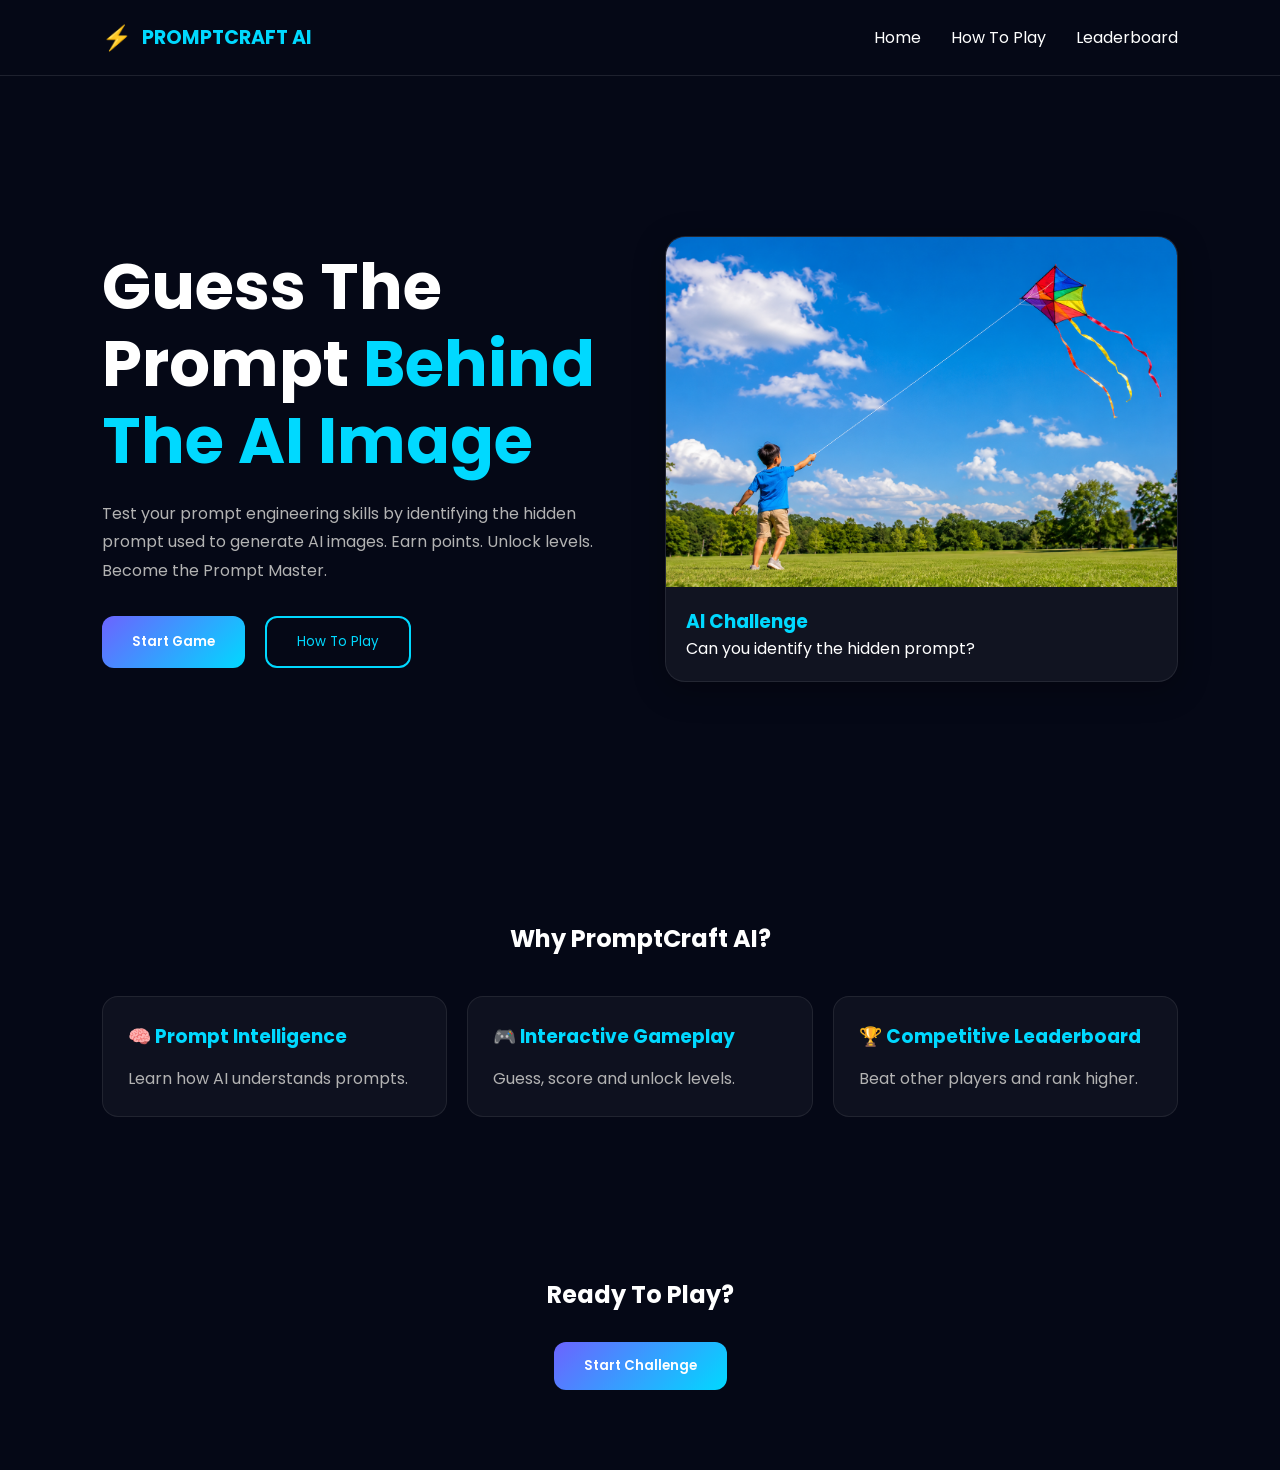
<file: index.html>
<!DOCTYPE html>
<html lang="en">

<head>

    <meta charset="UTF-8">
    <meta name="viewport" content="width=device-width, initial-scale=1.0">

    <title>PromptCraft AI</title>

    <link rel="stylesheet" href="css/main.css">
    <link rel="stylesheet" href="css/home.css">
    <link rel="stylesheet" href="css/responsive.css">

    <link href="https://fonts.googleapis.com/css2?family=Poppins:wght@300;400;500;600;700&display=swap"
        rel="stylesheet">

</head>

<body>

    <!-- NAVBAR -->

    <header class="navbar">

        <div class="logo">

            <span class="logo-icon">⚡</span>

            <span class="logo-text">
                PROMPTCRAFT AI
            </span>

        </div>

        <nav>

            <ul class="nav-links">

                <li>
                    <a href="index.html">
                        Home
                    </a>
                </li>

                <li>
                    <a href="how-to-play.html">
                        How To Play
                    </a>
                </li>

                <li>
                    <a href="leaderboard.html">
                        Leaderboard
                    </a>
                </li>

            </ul>

        </nav>

    </header>

    <!-- HERO SECTION -->

    <section class="hero-section">

        <div class="hero-left">

            <h1>

                Guess The Prompt

                <span class="highlight">
                    Behind The AI Image
                </span>

            </h1>

            <p>

                Test your prompt engineering skills by
                identifying the hidden prompt used to
                generate AI images.

                Earn points.

                Unlock levels.

                Become the Prompt Master.

            </p>

            <div class="hero-buttons">

                <button
                    id="startGameBtn"
                    class="primary-btn">

                    Start Game

                </button>

                <button
                    id="howToPlayBtn"
                    class="secondary-btn">

                    How To Play

                </button>

            </div>

        </div>

        <div class="hero-right">

            <div class="preview-card">

                <img
                    src="assets/images/preview.jpg"
                    alt="AI Preview">

                <div class="preview-content">

                    <h3>
                        AI Challenge
                    </h3>

                    <p>
                        Can you identify the hidden prompt?
                    </p>

                </div>

            </div>

        </div>

    </section>

    <!-- FEATURES -->

    <section class="features-section">

        <h2>
            Why PromptCraft AI?
        </h2>

        <div class="features-grid">

            <div class="feature-card">

                <h3>
                    🧠 Prompt Intelligence
                </h3>

                <p>
                    Learn how AI understands prompts.
                </p>

            </div>

            <div class="feature-card">

                <h3>
                    🎮 Interactive Gameplay
                </h3>

                <p>
                    Guess, score and unlock levels.
                </p>

            </div>

            <div class="feature-card">

                <h3>
                    🏆 Competitive Leaderboard
                </h3>

                <p>
                    Beat other players and rank higher.
                </p>

            </div>

        </div>

    </section>

    <!-- CTA -->

    <section class="cta-section">

        <h2>
            Ready To Play?
        </h2>

        <button
            id="startGameBtnBottom"
            class="primary-btn">

            Start Challenge

        </button>

    </section>

    <script src="js/app.js"></script>

</body>

</html>
</file>
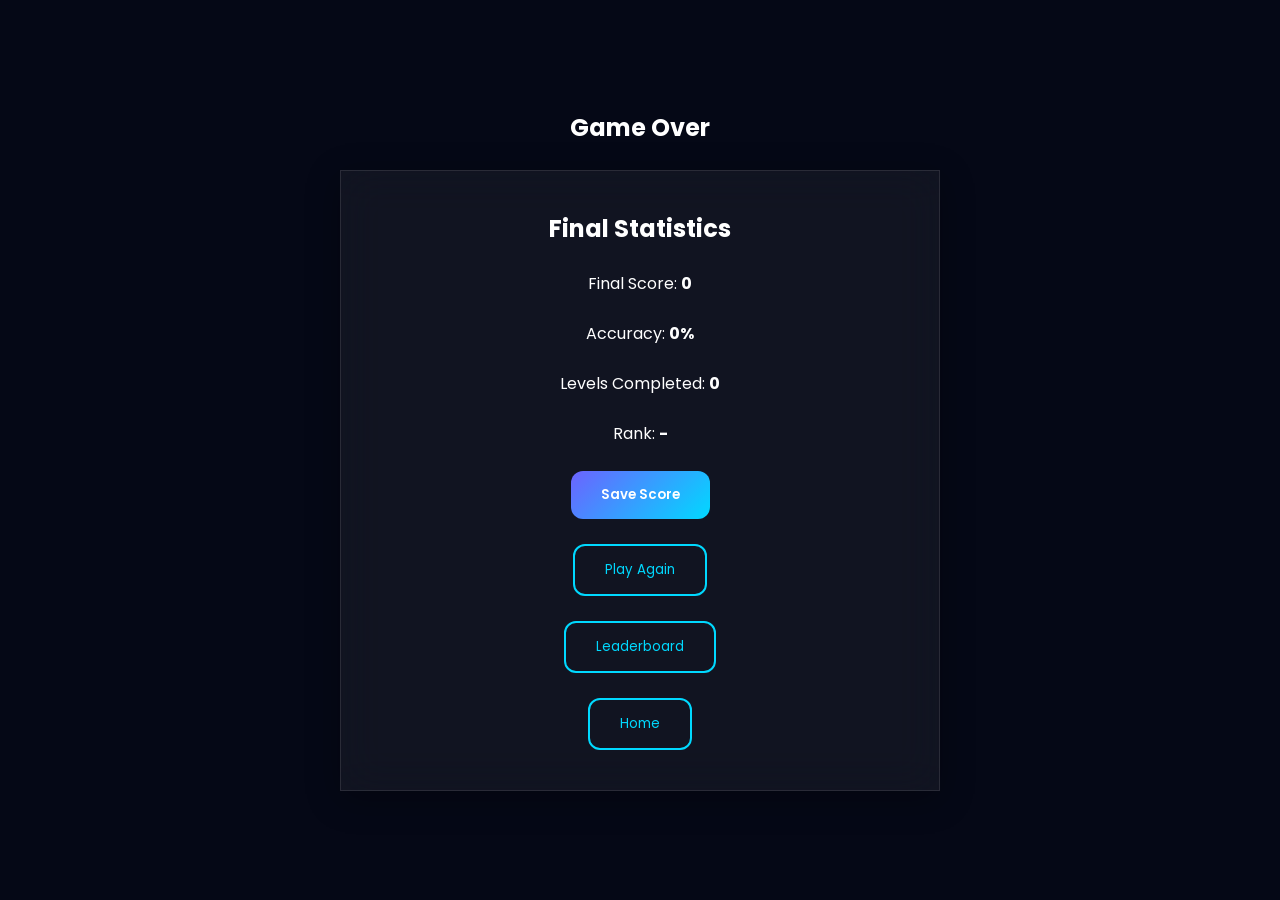
<file: game-over.html>
<!DOCTYPE html>
<html lang="en">

<head>

<meta charset="UTF-8">

<meta
name="viewport"
content="width=device-width, initial-scale=1.0">

<title>Game Over</title>

<link rel="stylesheet" href="css/main.css">
<link rel="stylesheet" href="css/home.css">
<link rel="stylesheet" href="css/responsive.css">

<link href="https://fonts.googleapis.com/css2?family=Poppins:wght@300;400;500;600;700&display=swap"
rel="stylesheet">

</head>

<body>

<section
class="hero-section"
style="
min-height:100vh;
grid-template-columns:1fr;
text-align:center;
">

<div>

<h1>

Game Over

</h1>

<br>

<div class="glass-card"
style="
padding:40px;
max-width:600px;
margin:auto;
">

<h2>

Final Statistics

</h2>

<br>

<p>

Final Score:
<strong id="finalScore">
0
</strong>

</p>

<br>

<p>

Accuracy:
<strong id="accuracy">
0%
</strong>

</p>

<br>

<p>

Levels Completed:
<strong id="completedLevels">
0
</strong>

</p>

<br>

<p>

Rank:
<strong id="playerRank">
-
</strong>

</p>

<br>

<button
id="saveScoreBtn"
class="primary-btn">

Save Score

</button>

<br><br>

<button
onclick="
window.location.href='game.html'
"
class="secondary-btn">

Play Again

</button>

<br><br>

<button
onclick="
window.location.href='leaderboard.html'
"
class="secondary-btn">

Leaderboard

</button>

<br><br>

<button
onclick="
window.location.href='index.html'
"
class="secondary-btn">

Home

</button>

</div>

</div>

</section>

<script src="js/storage/local-storage.js"></script>

<script>

const finalScore =
localStorage.getItem(
"finalScore"
) || 0;

const accuracy =
localStorage.getItem(
"accuracy"
) || 0;

const completedLevels =
localStorage.getItem(
"levelsCompleted"
) || 0;

document.getElementById(
"finalScore"
).textContent =
finalScore;

document.getElementById(
"accuracy"
).textContent =
accuracy + "%";

document.getElementById(
"completedLevels"
).textContent =
completedLevels;

document.getElementById(
"saveScoreBtn"
).addEventListener(
"click",
() => {

    const playerName =
        prompt(
            "Enter Your Name"
        );

    if(!playerName){

        return;

    }

    StorageManager.saveScore({

        playerName,

        score:Number(
            finalScore
        ),

        completedLevels:Number(
            completedLevels
        ),

        date:
        new Date()
        .toLocaleDateString()

    });

    const scores =
        StorageManager.getScores();

    const rank =
        scores.findIndex(
            score =>
            score.playerName ===
            playerName &&
            score.score ===
            Number(finalScore)
        ) + 1;

    document.getElementById(
        "playerRank"
    ).textContent =
        "#" + rank;

    alert(
        "Score Saved!"
    );

}
);

</script>

</body>

</html>
</file>
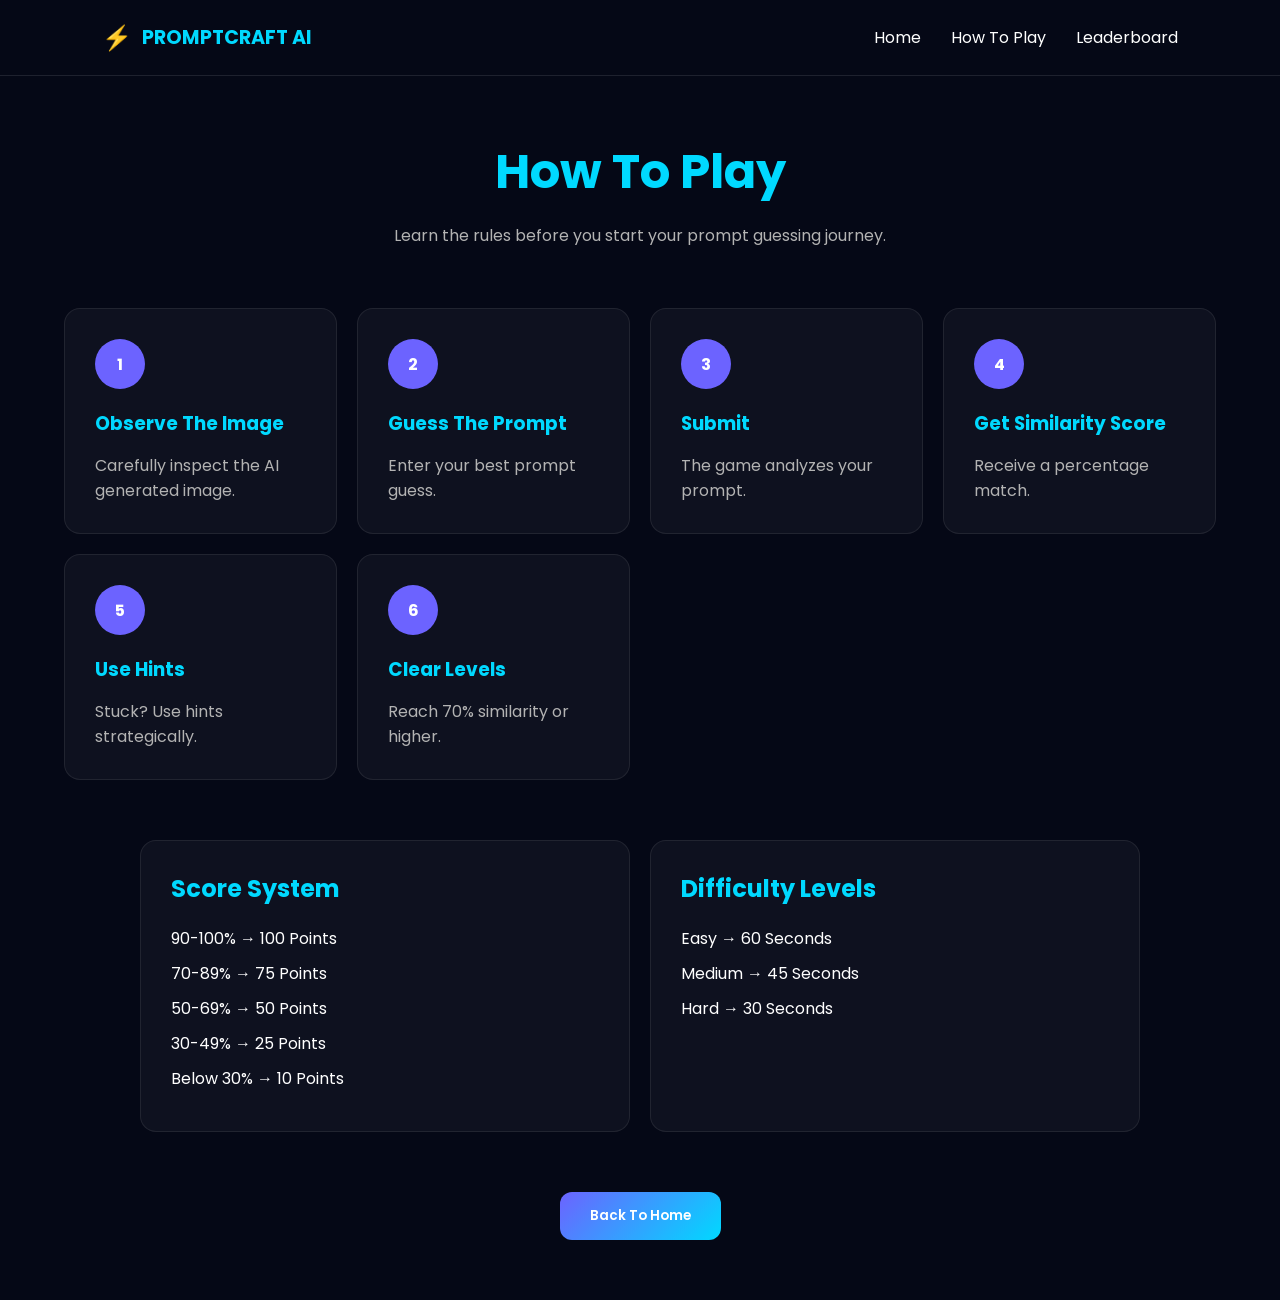
<file: how-to-play.html>
<!DOCTYPE html>
<html lang="en">

<head>

    <meta charset="UTF-8">

    <meta
        name="viewport"
        content="width=device-width, initial-scale=1.0">

    <title>
        How To Play | PromptCraft AI
    </title>

    <link rel="stylesheet" href="css/main.css">

    <link rel="stylesheet" href="css/home.css">

    <link rel="stylesheet" href="css/responsive.css">

    <link href="https://fonts.googleapis.com/css2?family=Poppins:wght@300;400;500;600;700&display=swap"
        rel="stylesheet">

</head>

<body>

    <!-- NAVBAR -->

    <header class="navbar">

        <div class="logo">

            <span class="logo-icon">⚡</span>

            <span class="logo-text">
                PROMPTCRAFT AI
            </span>

        </div>

        <nav>

            <ul class="nav-links">

                <li>
                    <a href="index.html">
                        Home
                    </a>
                </li>

                <li>
                    <a href="how-to-play.html">
                        How To Play
                    </a>
                </li>

                <li>
                    <a href="./leaderboard.html">
                        Leaderboard
                    </a>
                </li>

            </ul>

        </nav>

    </header>

    <!-- PAGE TITLE -->

    <section class="instruction-page">

        <h1>
            How To Play
        </h1>

        <p class="subtitle">

            Learn the rules before you start
            your prompt guessing journey.

        </p>

    </section>

    <!-- STEPS -->

    <section class="instruction-grid">

        <div class="instruction-card">

            <div class="step-number">
                1
            </div>

            <h3>
                Observe The Image
            </h3>

            <p>
                Carefully inspect the AI generated image.
            </p>

        </div>

        <div class="instruction-card">

            <div class="step-number">
                2
            </div>

            <h3>
                Guess The Prompt
            </h3>

            <p>
                Enter your best prompt guess.
            </p>

        </div>

        <div class="instruction-card">

            <div class="step-number">
                3
            </div>

            <h3>
                Submit
            </h3>

            <p>
                The game analyzes your prompt.
            </p>

        </div>

        <div class="instruction-card">

            <div class="step-number">
                4
            </div>

            <h3>
                Get Similarity Score
            </h3>

            <p>
                Receive a percentage match.
            </p>

        </div>

        <div class="instruction-card">

            <div class="step-number">
                5
            </div>

            <h3>
                Use Hints
            </h3>

            <p>
                Stuck? Use hints strategically.
            </p>

        </div>

        <div class="instruction-card">

            <div class="step-number">
                6
            </div>

            <h3>
                Clear Levels
            </h3>

            <p>
                Reach 70% similarity or higher.
            </p>

        </div>

    </section>

    <!-- SCORING -->

    <section class="rules-section">

        <div class="rule-card">

            <h2>
                Score System
            </h2>

            <ul>

                <li>
                    90-100% → 100 Points
                </li>

                <li>
                    70-89% → 75 Points
                </li>

                <li>
                    50-69% → 50 Points
                </li>

                <li>
                    30-49% → 25 Points
                </li>

                <li>
                    Below 30% → 10 Points
                </li>

            </ul>

        </div>

        <div class="rule-card">

            <h2>
                Difficulty Levels
            </h2>

            <ul>

                <li>
                    Easy → 60 Seconds
                </li>

                <li>
                    Medium → 45 Seconds
                </li>

                <li>
                    Hard → 30 Seconds
                </li>

            </ul>

        </div>

    </section>

    <!-- BACK BUTTON -->

    <section class="back-section">

        <button
            id="backHomeBtn"
            class="primary-btn">

            Back To Home

        </button>

    </section>

    <script src="js/app.js"></script>

</body>

</html>
</file>
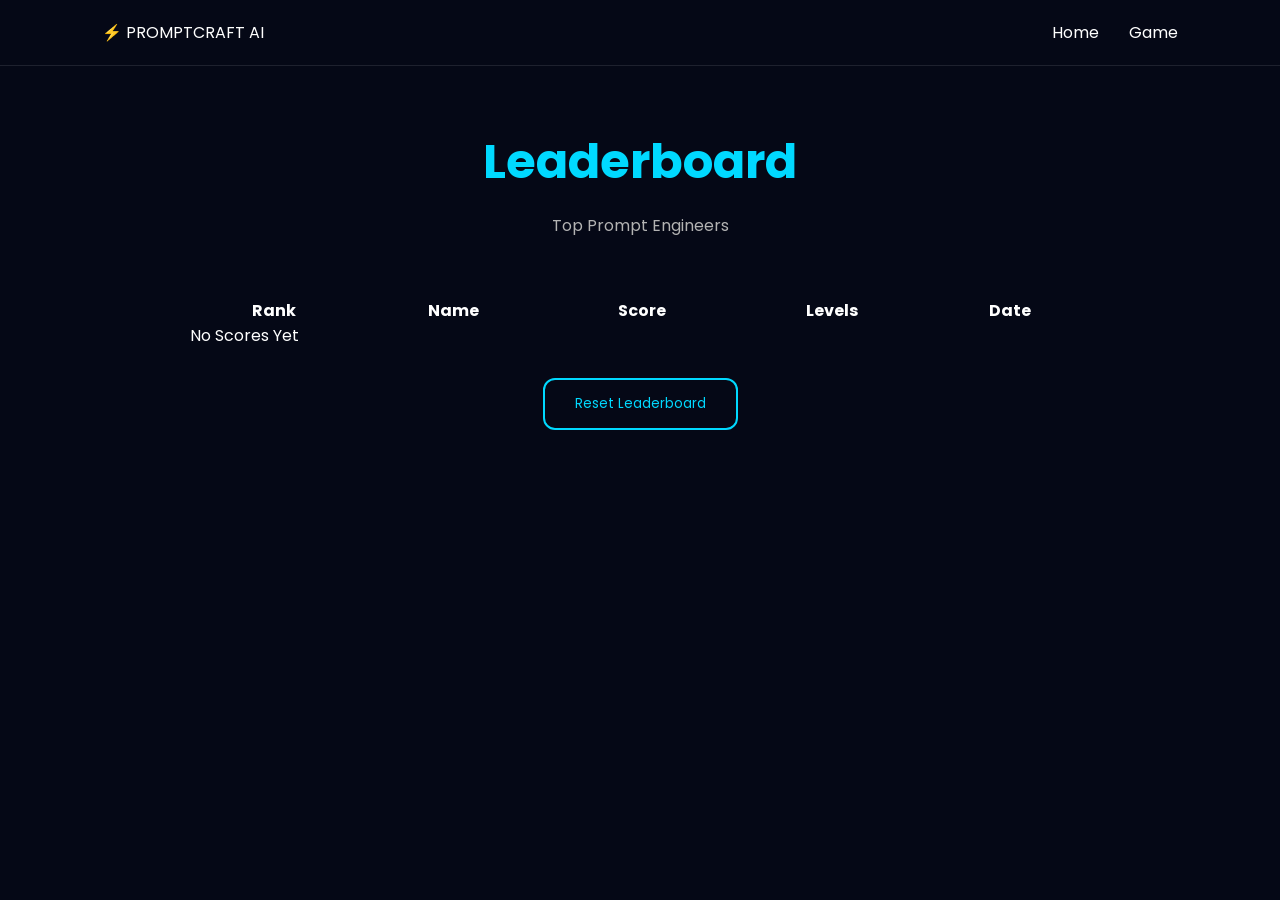
<file: leaderboard.html>
<!DOCTYPE html>
<html lang="en">

<head>

<meta charset="UTF-8">

<meta
name="viewport"
content="width=device-width, initial-scale=1.0">

<title>Leaderboard</title>

<link rel="stylesheet" href="css/main.css">
<link rel="stylesheet" href="css/home.css">
<link rel="stylesheet" href="css/responsive.css">

<link href="https://fonts.googleapis.com/css2?family=Poppins:wght@300;400;500;600;700&display=swap"
rel="stylesheet">

</head>

<body>

<header class="navbar">

<div class="logo">

⚡ PROMPTCRAFT AI

</div>

<nav>

<ul class="nav-links">

<li>
<a href="index.html">
Home
</a>
</li>

<li>
<a href="game.html">
Game
</a>
</li>

</ul>

</nav>

</header>

<section
class="instruction-page">

<h1>

Leaderboard

</h1>

<p class="subtitle">

Top Prompt Engineers

</p>

</section>

<section
style="
width:90%;
max-width:900px;
margin:auto;
">

<table
id="leaderboardTable"
style="
width:100%;
border-collapse:collapse;
">

<thead>

<tr>

<th>Rank</th>
<th>Name</th>
<th>Score</th>
<th>Levels</th>
<th>Date</th>

</tr>

</thead>

<tbody>

</tbody>

</table>

<div
style="
text-align:center;
margin-top:30px;
">

<button
id="resetLeaderboard"
class="secondary-btn">

Reset Leaderboard

</button>

</div>

</section>

<script src="js/storage/local-storage.js"></script>

<script src="js/leaderboard/leaderboard.js"></script>

</body>

</html>
</file>
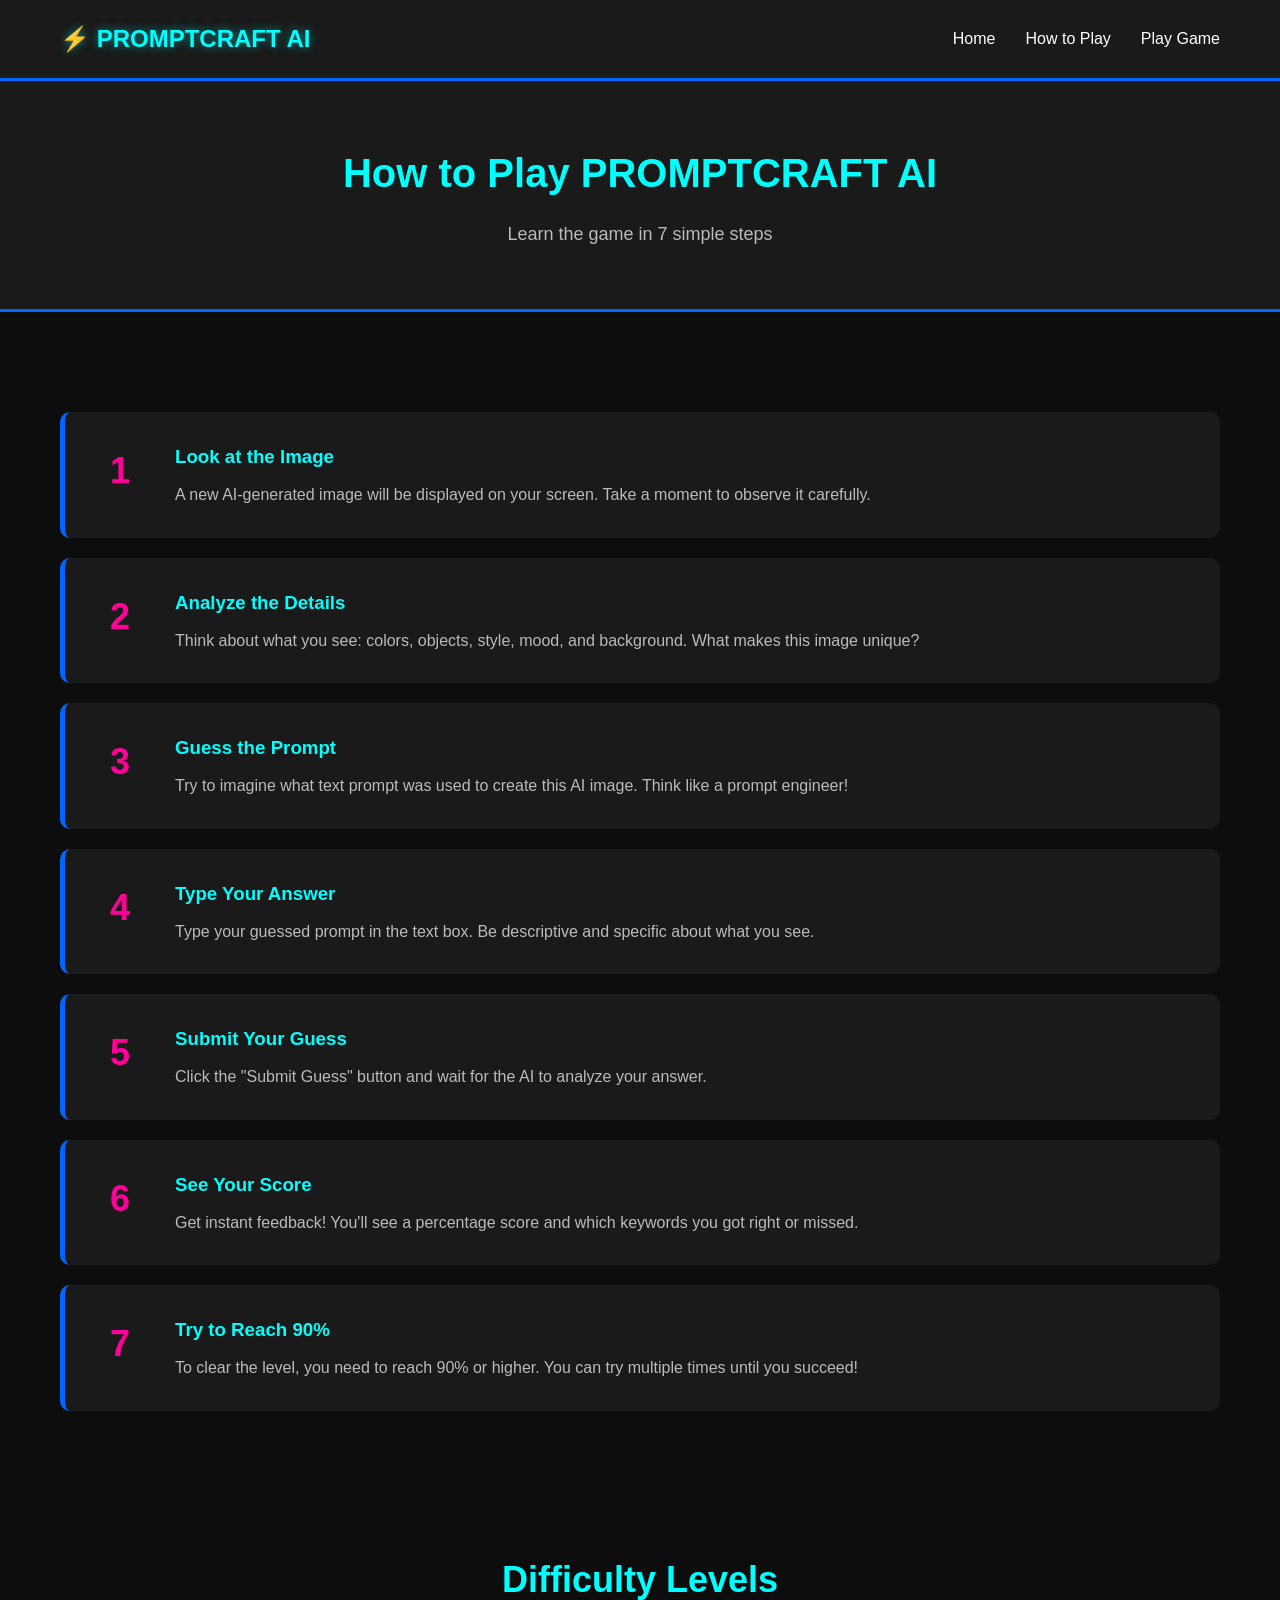
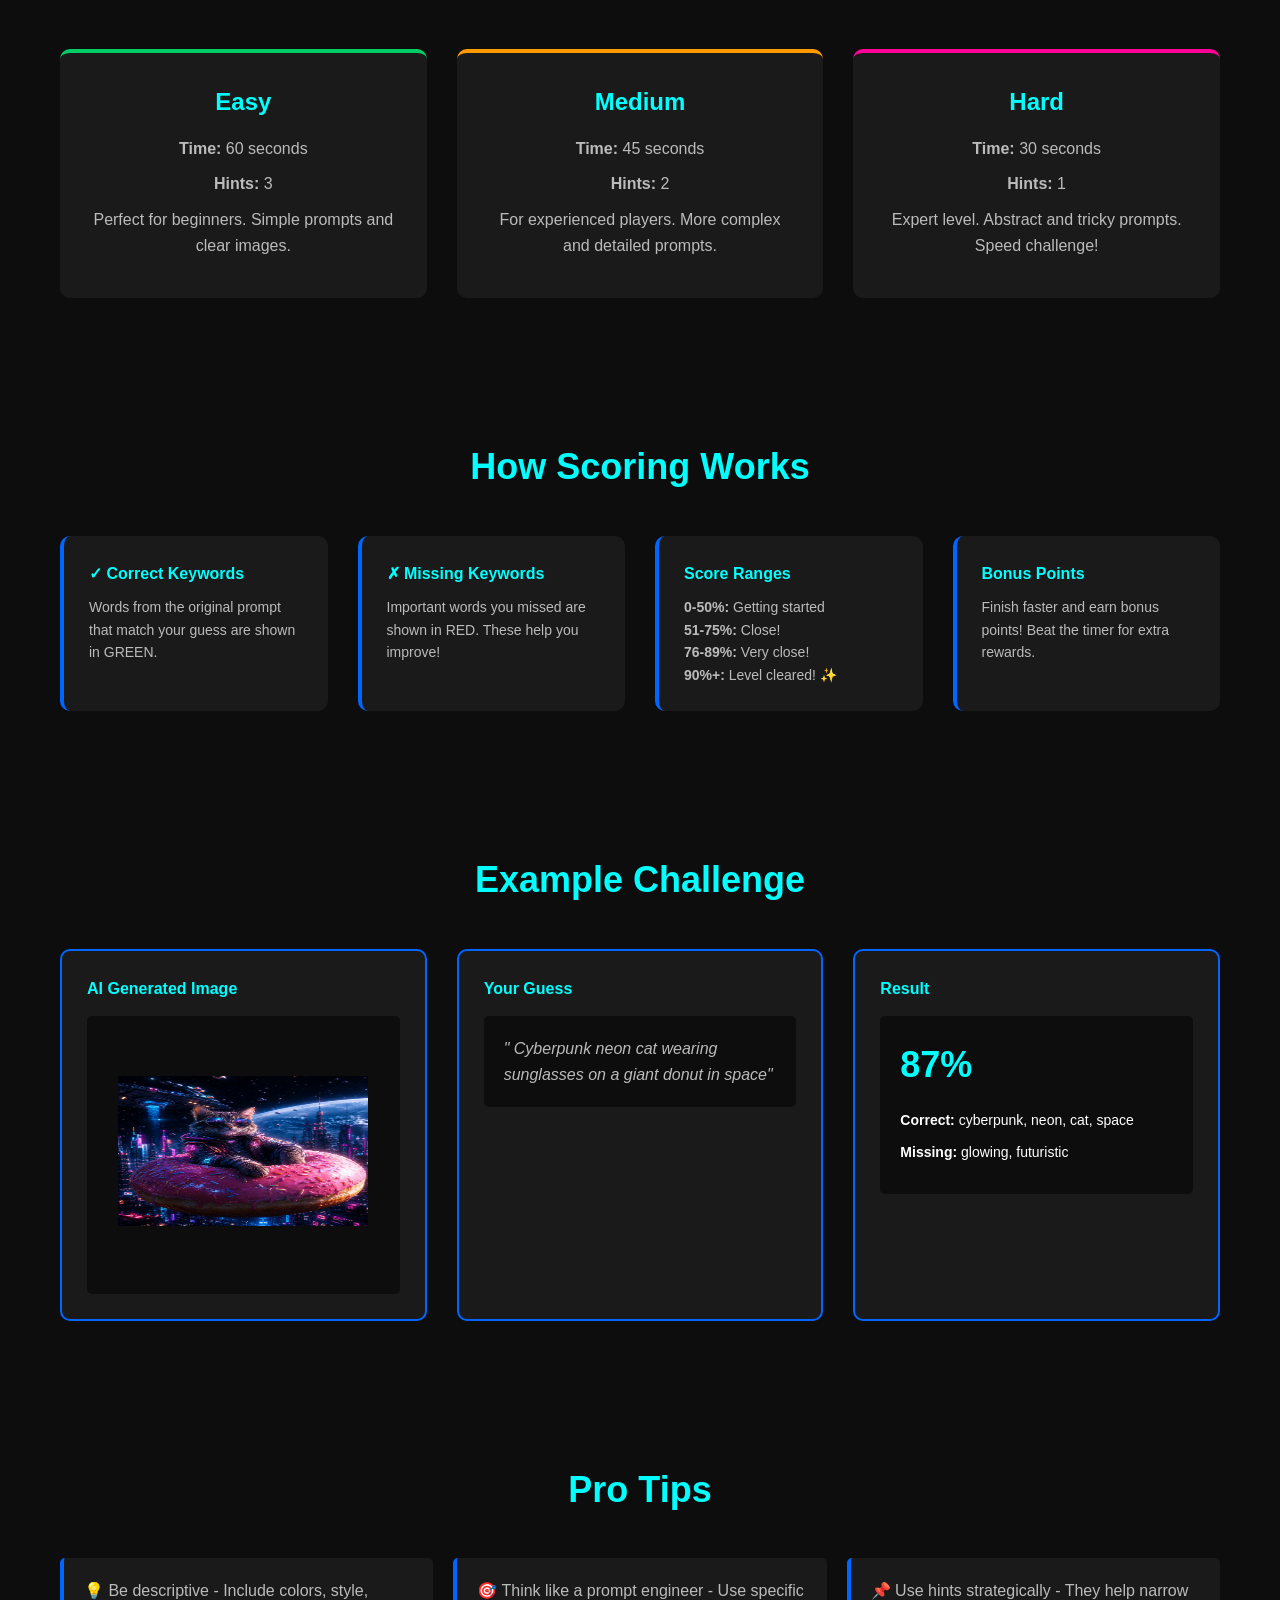
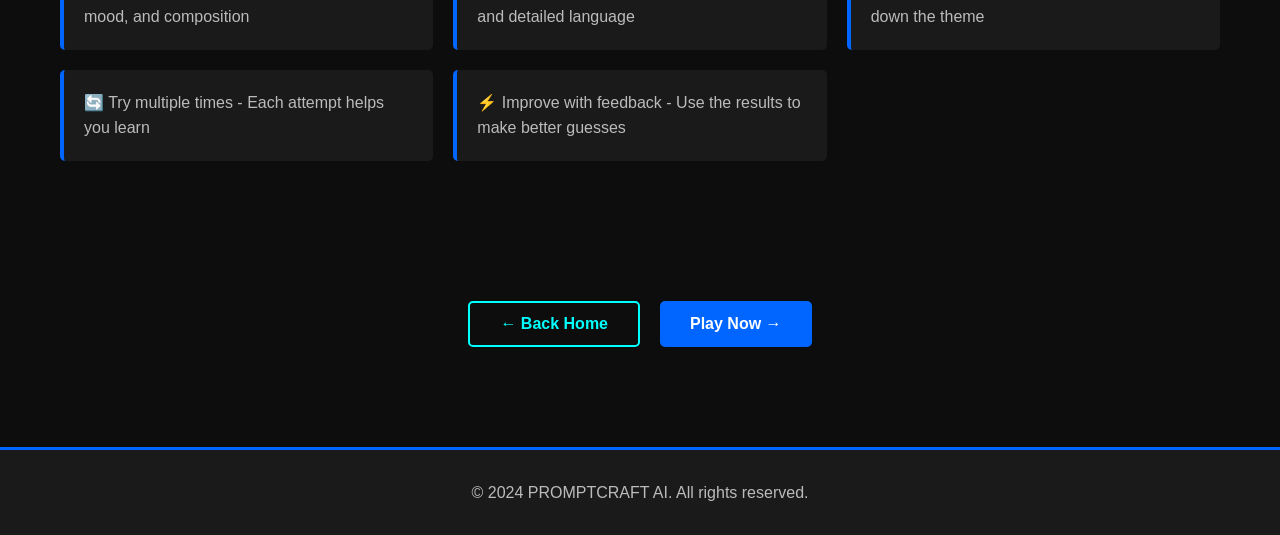
<file: Game Screen/how-to-play.html>
<!DOCTYPE html>
<html lang="en">
<head>
    <meta charset="UTF-8">
    <meta name="viewport" content="width=device-width, initial-scale=1.0">
    <title>How to Play - PROMPTCRAFT AI</title>
    <link rel="stylesheet" href="../Over Screen/css/main.css">
    <link rel="stylesheet" href="../Over Screen/css/styles/home.css">
</head>
<body>
    <!-- Navigation Bar -->
    <nav class="navbar">
        <div class="nav-container">
            <h1 class="logo">⚡ PROMPTCRAFT AI</h1>
            <ul class="nav-menu">
                <li><a href="../index.html">Home</a></li>
                <li><a href="how-to-play.html">How to Play</a></li>
                <li><a href="../Page/game.html">Play Game</a></li>
            </ul>
        </div>
    </nav>

    <!-- Page Title -->
    <section class="page-header">
        <h2>How to Play PROMPTCRAFT AI</h2>
        <p>Learn the game in 7 simple steps</p>
    </section>

    <!-- Steps Section -->
    <section class="tutorial">
        <div class="steps">
            <div class="step">
                <div class="step-number">1</div>
                <div class="step-content">
                    <h3>Look at the Image</h3>
                    <p>A new AI-generated image will be displayed on your screen. Take a moment to observe it carefully.</p>
                </div>
            </div>

            <div class="step">
                <div class="step-number">2</div>
                <div class="step-content">
                    <h3>Analyze the Details</h3>
                    <p>Think about what you see: colors, objects, style, mood, and background. What makes this image unique?</p>
                </div>
            </div>

            <div class="step">
                <div class="step-number">3</div>
                <div class="step-content">
                    <h3>Guess the Prompt</h3>
                    <p>Try to imagine what text prompt was used to create this AI image. Think like a prompt engineer!</p>
                </div>
            </div>

            <div class="step">
                <div class="step-number">4</div>
                <div class="step-content">
                    <h3>Type Your Answer</h3>
                    <p>Type your guessed prompt in the text box. Be descriptive and specific about what you see.</p>
                </div>
            </div>

            <div class="step">
                <div class="step-number">5</div>
                <div class="step-content">
                    <h3>Submit Your Guess</h3>
                    <p>Click the "Submit Guess" button and wait for the AI to analyze your answer.</p>
                </div>
            </div>

            <div class="step">
                <div class="step-number">6</div>
                <div class="step-content">
                    <h3>See Your Score</h3>
                    <p>Get instant feedback! You'll see a percentage score and which keywords you got right or missed.</p>
                </div>
            </div>

            <div class="step">
                <div class="step-number">7</div>
                <div class="step-content">
                    <h3>Try to Reach 90%</h3>
                    <p>To clear the level, you need to reach 90% or higher. You can try multiple times until you succeed!</p>
                </div>
            </div>
        </div>
    </section>

    <!-- Difficulty Section -->
    <section class="difficulty">
        <h2 class="section-title">Difficulty Levels</h2>
        <div class="difficulty-cards">
            <div class="difficulty-card easy">
                <h3>Easy</h3>
                <p><strong>Time:</strong> 60 seconds</p>
                <p><strong>Hints:</strong> 3</p>
                <p>Perfect for beginners. Simple prompts and clear images.</p>
            </div>

            <div class="difficulty-card medium">
                <h3>Medium</h3>
                <p><strong>Time:</strong> 45 seconds</p>
                <p><strong>Hints:</strong> 2</p>
                <p>For experienced players. More complex and detailed prompts.</p>
            </div>

            <div class="difficulty-card hard">
                <h3>Hard</h3>
                <p><strong>Time:</strong> 30 seconds</p>
                <p><strong>Hints:</strong> 1</p>
                <p>Expert level. Abstract and tricky prompts. Speed challenge!</p>
            </div>
        </div>
    </section>

    <!-- Scoring Guide -->
    <section class="scoring-guide">
        <h2 class="section-title">How Scoring Works</h2>
        <div class="scoring-boxes">
            <div class="score-info">
                <h4>✓ Correct Keywords</h4>
                <p>Words from the original prompt that match your guess are shown in GREEN.</p>
            </div>

            <div class="score-info">
                <h4>✗ Missing Keywords</h4>
                <p>Important words you missed are shown in RED. These help you improve!</p>
            </div>

            <div class="score-info">
                <h4>Score Ranges</h4>
                <p>
                    <strong>0-50%:</strong> Getting started<br>
                    <strong>51-75%:</strong> Close!<br>
                    <strong>76-89%:</strong> Very close!<br>
                    <strong>90%+:</strong> Level cleared! ✨
                </p>
            </div>

            <div class="score-info">
                <h4>Bonus Points</h4>
                <p>Finish faster and earn bonus points! Beat the timer for extra rewards.</p>
            </div>
        </div>
    </section>

    <!-- Example -->
    <section class="example">
        <h2 class="section-title">Example Challenge</h2>
        <div class="example-content">
            <div class="example-box">
                <h4>AI Generated Image</h4>
                <div class="placeholder">
                    <img src = "../images/catpic.jpeg" alt="maga" width="250" height="150">
                </div>
            </div>

            <div class="example-box">
                <h4>Your Guess</h4>
                <div class="placeholder-text">
                    " Cyberpunk neon cat wearing sunglasses on a giant donut in space"
                </div>
            </div>

            <div class="example-box">
                <h4>Result</h4>
                <div class="result-display">
                    <div class="score-percent">87%</div>
                    <div class="keywords-correct">
                        <strong>Correct:</strong> cyberpunk, neon, cat, space
                    </div>
                    <div class="keywords-missing">
                        <strong>Missing:</strong> glowing, futuristic
                    </div>
                </div>
            </div>
        </div>
    </section>

    <!-- Tips Section -->
    <section class="tips">
        <h2 class="section-title">Pro Tips</h2>
        <ul class="tips-list">
            <li>💡 Be descriptive - Include colors, style, mood, and composition</li>
            <li>🎯 Think like a prompt engineer - Use specific and detailed language</li>
            <li>📌 Use hints strategically - They help narrow down the theme</li>
            <li>🔄 Try multiple times - Each attempt helps you learn</li>
            <li>⚡ Improve with feedback - Use the results to make better guesses</li>
        </ul>
    </section>

    <!-- Action Buttons -->
    <section class="action-buttons">
        <button class="btn btn-secondary" onclick="window.location.href='../index.html'">← Back Home</button>
        <button class="btn btn-primary" onclick="window.location.href='../Page/game.html'">Play Now →</button>
    </section>


    <!-- Footer -->
    <footer class="footer">
        <p>&copy; 2024 PROMPTCRAFT AI. All rights reserved.</p>
    </footer>

    <script src="../Over Screen/js/app.js"></script>
    <script>
            function goToHome() {
            window.location.href = "../index.html";
           }

            function goToGame() {
             window.location.href = "../Page/game.html";
            }
</script>
</body>
</html>
</file>
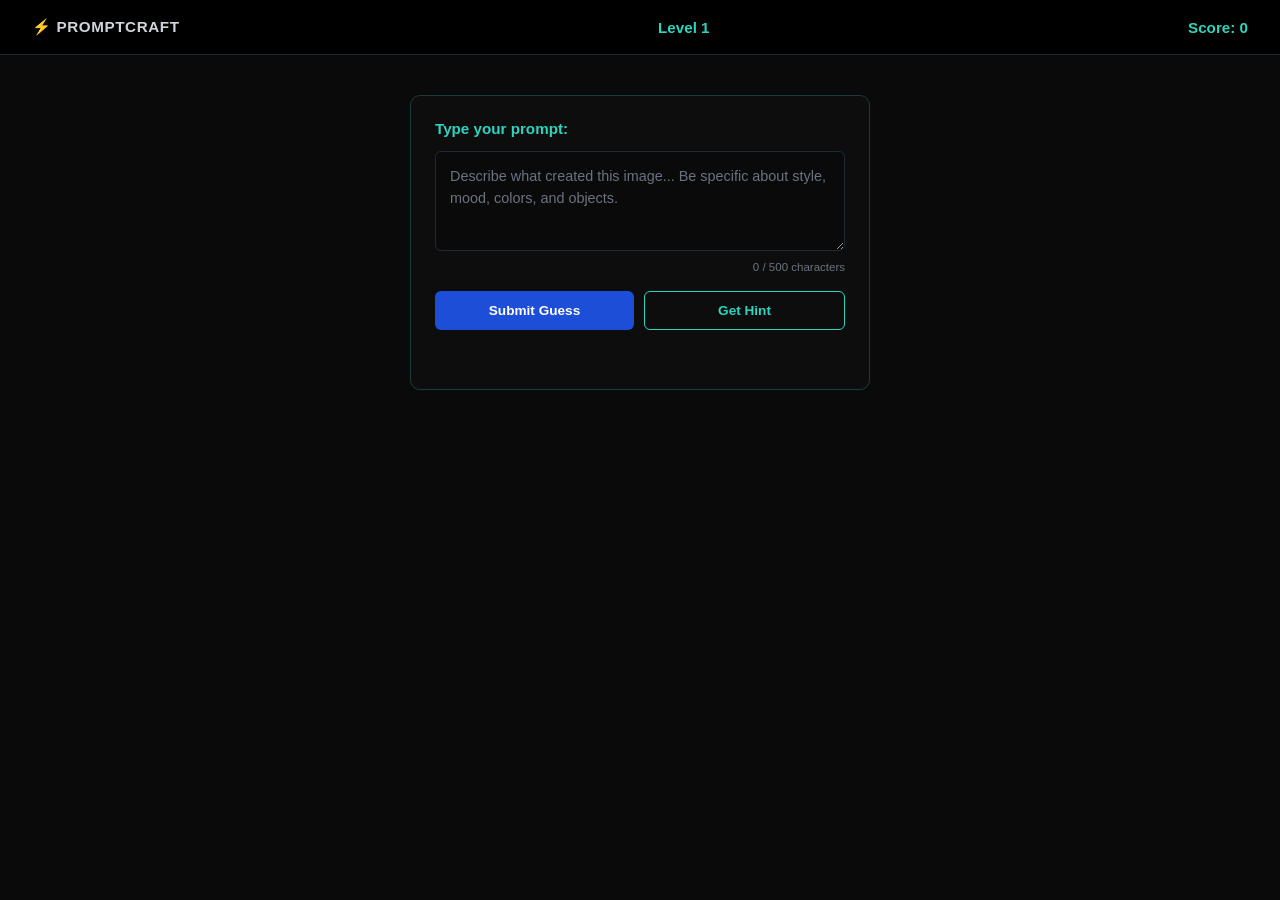
<file: feature/prompt-input/input.html>
<!DOCTYPE html>
<html lang="en">
<head>
  <meta charset="UTF-8"/>
  <meta name="viewport" content="width=device-width, initial-scale=1.0"/>
  <title>PromptCraft — Prompt Input</title>
  <link rel="stylesheet" href="input.css"/>
</head>
<body>

  <!-- TOP NAVBAR -->
  <header class="navbar">
    <div class="navbar-left">⚡ PROMPTCRAFT</div>
    <div class="navbar-center">Level <span id="level-num">1</span></div>
    <div class="navbar-right">Score: <span id="score-val">0</span></div>
  </header>

  <!-- MAIN PANEL (Prompt Input feature only) -->
  <main class="board">

    <section class="panel input-panel">
      <h2 class="panel-title">Type your prompt:</h2>

      <textarea
        id="promptInput"
        class="prompt-textarea"
        placeholder="Describe what created this image... Be specific about style, mood, colors, and objects."
        maxlength="500"
      ></textarea>

      <div class="char-counter"><span id="charCount">0</span> / 500 characters</div>

      <div class="action-row">
        <button class="btn btn-primary" id="submitBtn">Submit Guess</button>
        <button class="btn btn-outline" id="hintBtn">Get Hint</button>
      </div>

      <div class="feedback-msg" id="feedbackMsg"></div>
    </section>

  </main>

  <script src="input.js"></script>
</body>
</html>
</file>
<file: css/main.css>
:root {
    --primary: #6C63FF;
    --secondary: #00D9FF;
    --success: #22C55E;
    --danger: #EF4444;

    --bg-primary: #050816;
    --bg-secondary: #111827;
    --card-bg: rgba(255, 255, 255, 0.05);

    --text-primary: #ffffff;
    --text-secondary: #b3b3b3;

    --border-color: rgba(255,255,255,0.1);

    --shadow:
        0 8px 32px rgba(0,0,0,0.3);

    --transition: 0.3s ease;
}

*{
    margin:0;
    padding:0;
    box-sizing:border-box;
}

html{
    scroll-behavior:smooth;
}

body{
    font-family:'Poppins',sans-serif;
    background:var(--bg-primary);
    color:var(--text-primary);
    min-height:100vh;
}

a{
    text-decoration:none;
    color:inherit;
}

ul{
    list-style:none;
}

img{
    width:100%;
    display:block;
}

button{
    border:none;
    cursor:pointer;
    font-family:'Poppins',sans-serif;
}

.container{
    width:90%;
    max-width:1200px;
    margin:auto;
}

.primary-btn{
    background:linear-gradient(
        135deg,
        var(--primary),
        var(--secondary)
    );

    color:white;

    padding:14px 30px;

    border-radius:12px;

    font-weight:600;

    transition:var(--transition);
}

.primary-btn:hover{
    transform:translateY(-3px);
    box-shadow:
        0 0 20px rgba(108,99,255,0.5);
}

.secondary-btn{
    background:transparent;

    color:var(--secondary);

    border:2px solid var(--secondary);

    padding:14px 30px;

    border-radius:12px;

    transition:var(--transition);
}

.secondary-btn:hover{
    background:var(--secondary);
    color:#000;
}

.glass-card{
    background:var(--card-bg);

    backdrop-filter:blur(20px);

    border:1px solid var(--border-color);

    box-shadow:var(--shadow);
}

.highlight{
    color:var(--secondary);
}

.section-title{
    text-align:center;

    margin-bottom:2rem;

    font-size:2.5rem;

    color:var(--secondary);
}
</file>
<file: css/home.css>
/* NAVBAR */

.navbar{
    display:flex;

    justify-content:space-between;

    align-items:center;

    padding:20px 8%;

    border-bottom:
        1px solid rgba(255,255,255,0.1);

    position:sticky;

    top:0;

    background:#050816;

    z-index:100;
}

.logo{
    display:flex;
    align-items:center;
    gap:10px;
}

.logo-icon{
    font-size:1.5rem;
}

.logo-text{
    color:var(--secondary);
    font-weight:700;
    font-size:1.2rem;
}

.nav-links{
    display:flex;
    gap:30px;
}

.nav-links a{
    transition:var(--transition);
}

.nav-links a:hover{
    color:var(--secondary);
}

/* HERO */

.hero-section{
    min-height:85vh;

    display:grid;

    grid-template-columns:
        repeat(2,1fr);

    align-items:center;

    gap:50px;

    padding:60px 8%;
}

.hero-left h1{
    font-size:4rem;
    line-height:1.2;
}

.hero-left p{
    margin-top:20px;

    color:var(--text-secondary);

    line-height:1.8;
}

.hero-buttons{
    margin-top:30px;

    display:flex;

    gap:20px;
}

.preview-card{
    background:rgba(255,255,255,0.05);

    border:1px solid rgba(255,255,255,0.08);

    border-radius:20px;

    overflow:hidden;

    box-shadow:var(--shadow);
}

.preview-card img{
    height:350px;
    object-fit:cover;
}

.preview-content{
    padding:20px;
}

.preview-content h3{
    color:var(--secondary);
}

/* FEATURES */

.features-section{
    padding:80px 8%;
}

.features-section h2{
    text-align:center;
    margin-bottom:40px;
}

.features-grid{
    display:grid;

    grid-template-columns:
        repeat(auto-fit,minmax(250px,1fr));

    gap:20px;
}

.feature-card{
    background:rgba(255,255,255,0.04);

    border:1px solid rgba(255,255,255,0.08);

    border-radius:16px;

    padding:25px;

    transition:var(--transition);
}

.feature-card:hover{
    transform:translateY(-8px);
}

.feature-card h3{
    color:var(--secondary);
    margin-bottom:15px;
}

.feature-card p{
    color:var(--text-secondary);
}

/* CTA */

.cta-section{
    text-align:center;

    padding:80px 8%;
}

.cta-section h2{
    margin-bottom:30px;
}

/* HOW TO PLAY */

.instruction-page{
    text-align:center;

    padding:60px 8%;
}

.instruction-page h1{
    font-size:3rem;
    color:var(--secondary);
}

.subtitle{
    color:var(--text-secondary);

    margin-top:15px;
}

.instruction-grid{
    width:90%;

    max-width:1200px;

    margin:auto;

    display:grid;

    grid-template-columns:
        repeat(auto-fit,minmax(250px,1fr));

    gap:20px;
}

.instruction-card{
    background:rgba(255,255,255,0.04);

    border:1px solid rgba(255,255,255,0.08);

    border-radius:16px;

    padding:30px;

    transition:var(--transition);
}

.instruction-card:hover{
    transform:translateY(-5px);
}

.step-number{
    width:50px;
    height:50px;

    border-radius:50%;

    background:var(--primary);

    display:flex;

    justify-content:center;

    align-items:center;

    margin-bottom:20px;

    font-weight:bold;
}

.instruction-card h3{
    color:var(--secondary);
    margin-bottom:15px;
}

.instruction-card p{
    color:var(--text-secondary);
}

.rules-section{
    width:90%;

    max-width:1000px;

    margin:60px auto;

    display:grid;

    grid-template-columns:1fr 1fr;

    gap:20px;
}

.rule-card{
    background:rgba(255,255,255,0.04);

    border-radius:16px;

    padding:30px;

    border:1px solid rgba(255,255,255,0.08);
}

.rule-card h2{
    color:var(--secondary);
    margin-bottom:20px;
}

.rule-card li{
    margin-bottom:10px;
}

.back-section{
    text-align:center;

    padding-bottom:60px;
}
</file>
<file: css/responsive.css>
@media(max-width:992px){

    .hero-section{
        grid-template-columns:1fr;
        text-align:center;
    }

    .hero-buttons{
        justify-content:center;
    }

    .hero-left h1{
        font-size:3rem;
    }

}

@media(max-width:768px){

    .navbar{
        flex-direction:column;
        gap:20px;
    }

    .nav-links{
        flex-wrap:wrap;
        justify-content:center;
    }

    .rules-section{
        grid-template-columns:1fr;
    }

    .hero-left h1{
        font-size:2.5rem;
    }

}

@media(max-width:480px){

    .hero-left h1{
        font-size:2rem;
    }

    .hero-buttons{
        flex-direction:column;
    }

    .hero-buttons button{
        width:100%;
    }

    .instruction-page h1{
        font-size:2rem;
    }

}
</file>
<file: Over Screen/css/main.css>
/* PROMPTCRAFT AI - BEGINNER FRIENDLY CSS */


/* Basic Colors */
:root {
    --primary-color: #0066FF;
    --secondary-color: #FF0099;
    --dark-bg: #0D0D0D;
    --light-bg: #1A1A1A;
    --text-light: #FFFFFF;
    --text-gray: #BBBBBB;
    --accent-color: #00FFFF;
    --success-color: #00CC66;
    --warning-color: #FF9900;
}

/* Global Styles */
* {
    margin: 0;
    padding: 0;
    box-sizing: border-box;
}

body {
    font-family: Arial, sans-serif;
    background-color: var(--dark-bg);
    color: var(--text-light);
    line-height: 1.6;
}

html {
    scroll-behavior: smooth;
}

/* NAVIGATION BAR */

.navbar {
    background-color: var(--light-bg);
    padding: 20px 0;
    position: sticky;
    top: 0;
    border-bottom: 3px solid var(--primary-color);
    z-index: 100;
}

.nav-container {
    max-width: 1200px;
    margin: 0 auto;
    display: flex;
    justify-content: space-between;
    align-items: center;
    padding: 0 20px;
}

.logo {
    font-size: 24px;
    font-weight: bold;
    color: var(--accent-color);
    text-shadow: 0 0 10px rgba(0,255,255,0.5);
}

.nav-menu {
    display: flex;
    list-style: none;
    gap: 30px;
}

.nav-menu a {
    color: var(--text-light);
    text-decoration: none;
    font-weight: 500;
    transition: color 0.3s;
}

.nav-menu a:hover {
    color: var(--accent-color);
}

/* BUTTONS */

.btn {
    padding: 12px 30px;
    border: none;
    border-radius: 5px;
    font-size: 16px;
    font-weight: bold;
    cursor: pointer;
    transition: all 0.3s;
    text-decoration: none;
    display: inline-block;
}

.btn-primary {
    background-color: var(--primary-color);
    color: white;
}

.btn-primary:hover {
    background-color: #0052CC;
    transform: translateY(-2px);
}

.btn-secondary {
    background-color: transparent;
    color: var(--accent-color);
    border: 2px solid var(--accent-color);
}

.btn-secondary:hover {
    background-color: var(--accent-color);
    color: var(--dark-bg);
}

.btn-large {
    padding: 15px 50px;
    font-size: 18px;
}

.btn-small {
    padding: 8px 15px;
    font-size: 14px;
    background-color: var(--primary-color);
    color: white;
    border: none;
    border-radius: 4px;
    cursor: pointer;
}


/* SECTIONS */

.section-title {
    text-align: center;
    font-size: 36px;
    margin-bottom: 40px;
    color: var(--accent-color);
}

.features,
.stats,
.cta,
.tutorial,
.difficulty,
.scoring-guide,
.example,
.tips {
    max-width: 1200px;
    margin: 60px auto;
    padding: 40px 20px;
}

/* FEATURE CARDS */

.feature-cards {
    display: grid;
    grid-template-columns: repeat(auto-fit, minmax(250px, 1fr));
    gap: 30px;
}

.card {
    background-color: var(--light-bg);
    padding: 30px;
    border-radius: 10px;
    border-left: 5px solid var(--primary-color);
    transition: all 0.3s;
}

.card:hover {
    transform: translateY(-5px);
    border-left-color: var(--secondary-color);
}

.card-icon {
    font-size: 40px;
    margin-bottom: 15px;
}

.card h3 {
    font-size: 20px;
    margin-bottom: 10px;
    color: var(--accent-color);
}

.card p {
    color: var(--text-gray);
}

/* STATS SECTION */

.stat-boxes {
    display: grid;
    grid-template-columns: repeat(auto-fit, minmax(200px, 1fr));
    gap: 30px;
}

.stat-box {
    background-color: var(--light-bg);
    padding: 30px;
    border-radius: 10px;
    text-align: center;
    border-top: 3px solid var(--primary-color);
}

.stat-box h4 {
    font-size: 32px;
    color: var(--accent-color);
    margin-bottom: 10px;
}

.stat-box p {
    color: var(--text-gray);
}

/* CTA SECTION*/

.cta {
    background-color: var(--light-bg);
    border-left: 5px solid var(--secondary-color);
    text-align: center;
    padding: 60px 40px;
    border-radius: 10px;
}

.cta h2 {
    font-size: 36px;
    margin-bottom: 15px;
    color: var(--accent-color);
}

.cta p {
    font-size: 18px;
    margin-bottom: 30px;
    color: var(--text-gray);
}

/* FOOTER */

.footer {
    background-color: var(--light-bg);
    text-align: center;
    padding: 30px;
    border-top: 3px solid var(--primary-color);
    color: var(--text-gray);
    margin-top: 60px;
}

/* HOW TO PLAY PAGE */

.page-header {
    text-align: center;
    padding: 60px 20px;
    background-color: var(--light-bg);
    border-bottom: 3px solid var(--primary-color);
}

.page-header h2 {
    font-size: 40px;
    color: var(--accent-color);
    margin-bottom: 15px;
}

.page-header p {
    font-size: 18px;
    color: var(--text-gray);
}

/* Steps */
.steps {
    display: grid;
    grid-template-columns: 1fr;
    gap: 20px;
}

.step {
    display: flex;
    gap: 30px;
    background-color: var(--light-bg);
    padding: 30px;
    border-radius: 10px;
    border-left: 5px solid var(--primary-color);
}

.step-number {
    font-size: 36px;
    font-weight: bold;
    color: var(--secondary-color);
    min-width: 50px;
    text-align: center;
}

.step-content h3 {
    color: var(--accent-color);
    margin-bottom: 10px;
}

.step-content p {
    color: var(--text-gray);
}

/* Difficulty Cards */
.difficulty-cards {
    display: grid;
    grid-template-columns: repeat(auto-fit, minmax(250px, 1fr));
    gap: 30px;
}

.difficulty-card {
    background-color: var(--light-bg);
    padding: 30px;
    border-radius: 10px;
    text-align: center;
}

.difficulty-card.easy {
    border-top: 4px solid var(--success-color);
}

.difficulty-card.medium {
    border-top: 4px solid var(--warning-color);
}

.difficulty-card.hard {
    border-top: 4px solid var(--secondary-color);
}

.difficulty-card h3 {
    font-size: 24px;
    color: var(--accent-color);
    margin-bottom: 15px;
}

.difficulty-card p {
    color: var(--text-gray);
    margin-bottom: 10px;
}

/* Scoring Guide */
.scoring-boxes {
    display: grid;
    grid-template-columns: repeat(auto-fit, minmax(250px, 1fr));
    gap: 30px;
}

.score-info {
    background-color: var(--light-bg);
    padding: 25px;
    border-radius: 10px;
    border-left: 4px solid var(--primary-color);
}

.score-info h4 {
    color: var(--accent-color);
    margin-bottom: 10px;
}

.score-info p {
    color: var(--text-gray);
    font-size: 14px;
}

/* Example Section */
.example-content {
    display: grid;
    grid-template-columns: repeat(auto-fit, minmax(250px, 1fr));
    gap: 30px;
}

.example-box {
    background-color: var(--light-bg);
    padding: 25px;
    border-radius: 10px;
    border: 2px solid var(--primary-color);
}

.example-box h4 {
    color: var(--accent-color);
    margin-bottom: 15px;
}

.placeholder {
    background-color: var(--dark-bg);
    padding: 60px 20px;
    text-align: center;
    border-radius: 5px;
    color: var(--text-gray);
}

.placeholder-text {
    background-color: var(--dark-bg);
    padding: 20px;
    border-radius: 5px;
    color: var(--text-gray);
    font-style: italic;
}

.result-display {
    background-color: var(--dark-bg);
    padding: 20px;
    border-radius: 5px;
}

.score-percent {
    font-size: 36px;
    font-weight: bold;
    color: var(--accent-color);
    margin-bottom: 15px;
}

.keywords-correct,
.keywords-missing {
    margin: 10px 0;
    font-size: 14px;
}

/* Tips */
.tips-list {
    list-style: none;
    display: grid;
    grid-template-columns: repeat(auto-fit, minmax(300px, 1fr));
    gap: 20px;
}

.tips-list li {
    background-color: var(--light-bg);
    padding: 20px;
    border-radius: 5px;
    color: var(--text-gray);
    border-left: 4px solid var(--primary-color);
}

/* Action Buttons */
.action-buttons {
    max-width: 1200px;
    margin: 60px auto;
    padding: 40px 20px;
    display: flex;
    gap: 20px;
    justify-content: center;
}


/*  RESPONSIVE DESIGN (Mobile) */

@media (max-width: 768px) {
    /* Navigation */
    .nav-menu {
        gap: 15px;
        font-size: 14px;
    }

    /* Hero Section */
    .hero {
        grid-template-columns: 1fr;
        gap: 30px;
        margin: 40px auto 0;
        padding: 40px 15px;
        min-height: auto;
    }

    .hero-content h2 {
        font-size: 32px;
    }

    .hero-tagline {
        font-size: 18px;
    }

    .hero-buttons {
        flex-direction: column;
    }

    .btn {
        width: 100%;
    }

    /* Sections */
    .features,
    .stats,
    .cta,
    .tutorial,
    .difficulty,
    .scoring-guide,
    .example,
    .tips {
        margin: 40px auto;
        padding: 30px 15px;
    }

    .section-title {
        font-size: 28px;
        margin-bottom: 30px;
    }

    /* Feature Cards */
    .feature-cards {
        grid-template-columns: 1fr;
    }

    .stat-boxes {
        grid-template-columns: 1fr;
    }

    /* Game Area */
    .game-area {
        grid-template-columns: 1fr;
        gap: 20px;
        padding: 20px;
        margin: 20px auto;
    }

    .game-buttons {
        grid-template-columns: 1fr;
    }

    /* Game Header */
    .game-header {
        grid-template-columns: 1fr 1fr;
        gap: 10px;
        padding: 15px;
    }

    .header-center {
        grid-column: 1 / -1;
    }

    /* Page Header */
    .page-header h2 {
        font-size: 28px;
    }

    /* Steps */
    .step {
        flex-direction: column;
        gap: 15px;
    }

    /* Difficulty Cards */
    .difficulty-cards {
        grid-template-columns: 1fr;
    }

    /* Example Section */
    .example-content {
        grid-template-columns: 1fr;
    }

    /* Tips */
    .tips-list {
        grid-template-columns: 1fr;
    }

    /* Modals */
    .modal-content {
        padding: 25px;
        max-width: 90%;
    }

    .modal-score {
        font-size: 40px;
    }

    .modal-buttons {
        flex-direction: column;
    }

    /* Action Buttons */
    .action-buttons {
        flex-direction: column;
        gap: 15px;
    }
}

@media (max-width: 480px) {
    /* Navigation */
    .nav-menu {
        flex-direction: column;
        gap: 10px;
    }

    .logo {
        font-size: 18px;
    }

    /* Hero */
    .hero-content h2 {
        font-size: 24px;
    }

    .hero-tagline {
        font-size: 16px;
    }

    /* Buttons */
    .btn {
        padding: 10px 20px;
        font-size: 14px;
    }

    .btn-large {
        padding: 12px 30px;
        font-size: 16px;
    }

    /* Sections */
    .features,
    .stats,
    .cta,
    .tutorial,
    .difficulty,
    .scoring-guide,
    .example,
    .tips {
        padding: 20px 10px;
        margin: 30px auto;
    }

    .section-title {
        font-size: 22px;
    }

    /* Game Area */
    .game-area {
        padding: 15px;
        gap: 15px;
    }

    .image-display {
        height: 200px;
    }

    .timer-display {
        font-size: 36px;
    }

    /* Modal */
    .modal-content {
        padding: 20px;
    }

    .modal-score {
        font-size: 32px;
    }

    .complete-stars {
        font-size: 36px;
    }
}
</file>
<file: Over Screen/css/styles/home.css>
/* HERO SECTION (HOMEPAGE) */

.hero {
    display: grid;
    grid-template-columns: 1fr 1fr;
    gap: 40px;
    align-items: center;
    max-width: 1200px;
    margin: 60px auto 0;
    padding: 60px 20px;
    min-height: 600px;
}

.hero-content h2 {
    font-size: 48px;
    margin-bottom: 20px;
    color: var(--accent-color);
}

.hero-tagline {
    font-size: 24px;
    color: var(--secondary-color);
    margin-bottom: 20px;
    font-weight: bold;
}

.hero-description {
    font-size: 16px;
    color: var(--text-gray);
    margin-bottom: 30px;
    line-height: 1.8;
}

.hero-buttons {
    display: flex;
    gap: 20px;
    margin-bottom: 30px;
}

.hero-image {
    text-align: center;
}

.image-box {
    background-color: var(--light-bg);
    border: 3px solid var(--primary-color);
    border-radius: 15px;
    padding: 100px 50px;
    font-size: 24px;
    color: var(--text-gray);
    box-shadow: 0 0 20px rgba(0,102,255,0.3);
}

/*  FEATURE CARDS*/

.feature-cards {
    display: grid;
    grid-template-columns: repeat(auto-fit, minmax(250px, 1fr));
    gap: 30px;
}

.card {
    background-color: var(--light-bg);
    padding: 30px;
    border-radius: 10px;
    border-left: 5px solid var(--primary-color);
    transition: all 0.3s;
}

.card:hover {
    transform: translateY(-5px);
    border-left-color: var(--secondary-color);
}

.card-icon {
    font-size: 40px;
    margin-bottom: 15px;
}

.card h3 {
    font-size: 20px;
    margin-bottom: 10px;
    color: var(--accent-color);
}

.card p {
    color: var(--text-gray);
}

/* STATS SECTION */

.stat-boxes {
    display: grid;
    grid-template-columns: repeat(auto-fit, minmax(200px, 1fr));
    gap: 30px;
}

.stat-box {
    background-color: var(--light-bg);
    padding: 30px;
    border-radius: 10px;
    text-align: center;
    border-top: 3px solid var(--primary-color);
}

.stat-box h4 {
    font-size: 32px;
    color: var(--accent-color);
    margin-bottom: 10px;
}

.stat-box p {
    color: var(--text-gray);
}

/* CTA SECTION */

.cta {
    background-color: var(--light-bg);
    border-left: 5px solid var(--secondary-color);
    text-align: center;
    padding: 60px 40px;
    border-radius: 10px;
}

.cta h2 {
    font-size: 36px;
    margin-bottom: 15px;
    color: var(--accent-color);
}

.cta p {
    font-size: 18px;
    margin-bottom: 30px;
    color: var(--text-gray);
}
</file>
<file: feature/prompt-input/input.css>
/* =============================================
   PromptCraft — Feature 5: Prompt Input
   input.css
   ============================================= */

* { box-sizing: border-box; margin: 0; padding: 0; }

body {
  background: #0a0a0a;
  color: #e5e5e5;
  font-family: -apple-system, "Segoe UI", Roboto, Arial, sans-serif;
  min-height: 100vh;
}

/* ── NAVBAR ── */
.navbar {
  display: flex;
  align-items: center;
  justify-content: space-between;
  padding: 18px 32px;
  background: #000;
  border-bottom: 1px solid #1f2937;
}

.navbar-left {
  font-weight: 700;
  letter-spacing: 0.04em;
  color: #d1d5db;
  font-size: 0.95rem;
}

.navbar-center,
.navbar-right {
  color: #2dd4bf;
  font-weight: 600;
  font-size: 0.95rem;
}

/* ── BOARD / LAYOUT ── */
.board {
  display: flex;
  justify-content: center;
  padding: 40px 24px;
}

/* ── PANEL ── */
.panel {
  background: #0d0d0d;
  border: 1px solid #1e3a3a;
  border-radius: 10px;
  padding: 24px;
  width: 100%;
  max-width: 460px;
}

.panel-title {
  color: #2dd4bf;
  font-size: 0.95rem;
  font-weight: 700;
  margin-bottom: 14px;
}

/* ── TEXTAREA ── */
.prompt-textarea {
  width: 100%;
  min-height: 100px;
  background: #0a0a0a;
  border: 1px solid #1f2937;
  border-radius: 6px;
  padding: 14px;
  color: #e5e5e5;
  font-size: 0.9rem;
  font-family: inherit;
  resize: vertical;
  outline: none;
  line-height: 1.5;
  transition: border-color 0.2s ease, box-shadow 0.2s ease;
}

.prompt-textarea::placeholder { color: #6b7280; }

.prompt-textarea:focus {
  border-color: #2dd4bf;
  box-shadow: 0 0 0 2px rgba(45, 212, 191, 0.15);
}

/* State feedback */
.prompt-textarea.state-success {
  border-color: #22c55e;
  box-shadow: 0 0 0 2px rgba(34, 197, 94, 0.15);
}
.prompt-textarea.state-fail {
  border-color: #ef4444;
  box-shadow: 0 0 0 2px rgba(239, 68, 68, 0.15);
}
.prompt-textarea.shake {
  animation: shake 0.4s ease;
}

@keyframes shake {
  0%, 100% { transform: translateX(0); }
  20%      { transform: translateX(-6px); }
  40%      { transform: translateX(6px); }
  60%      { transform: translateX(-4px); }
  80%      { transform: translateX(4px); }
}

/* ── CHAR COUNTER ── */
.char-counter {
  text-align: right;
  font-size: 0.72rem;
  color: #6b7280;
  margin-top: 6px;
  margin-bottom: 18px;
}

/* ── ACTION ROW ── */
.action-row {
  display: flex;
  gap: 10px;
}

.btn {
  flex: 1;
  padding: 11px 16px;
  border-radius: 6px;
  font-size: 0.85rem;
  font-weight: 600;
  cursor: pointer;
  border: none;
  transition: opacity 0.15s ease, transform 0.1s ease, background 0.2s ease;
}

.btn:active { transform: scale(0.97); }

.btn-primary {
  background: #1d4ed8;
  color: #fff;
}
.btn-primary:hover { background: #1e40af; }
.btn-primary:disabled { opacity: 0.5; cursor: not-allowed; }

.btn-outline {
  background: transparent;
  border: 1px solid #2dd4bf;
  color: #2dd4bf;
}
.btn-outline:hover { background: rgba(45, 212, 191, 0.08); }
.btn-outline:disabled { opacity: 0.4; cursor: not-allowed; }

/* ── FEEDBACK MESSAGE ── */
.feedback-msg {
  margin-top: 16px;
  font-size: 0.82rem;
  text-align: center;
  min-height: 1.2rem;
  line-height: 1.5;
}
.feedback-msg.success { color: #22c55e; }
.feedback-msg.fail    { color: #ef4444; }
.feedback-msg.info    { color: #facc15; }

@media (max-width: 480px) {
  .navbar { padding: 14px 18px; flex-wrap: wrap; gap: 8px; }
  .panel { padding: 18px; }
}
</file>
